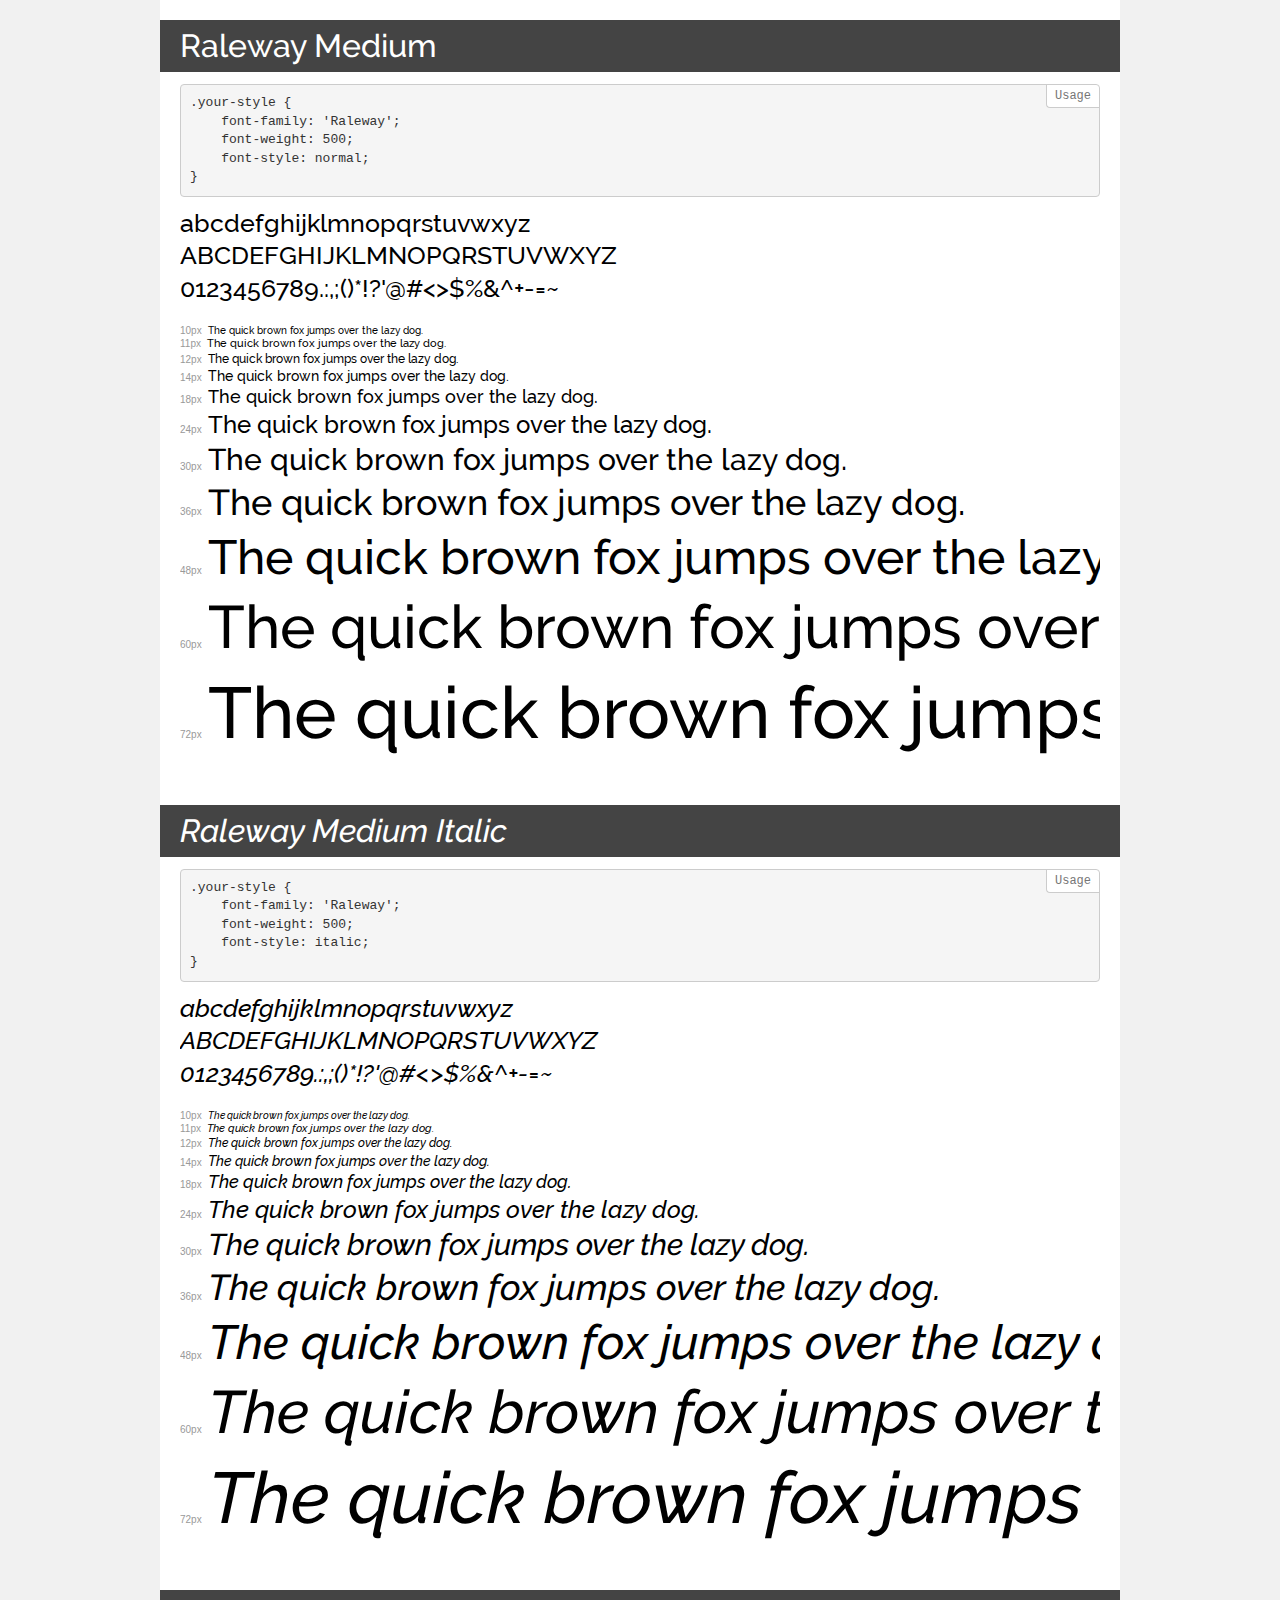
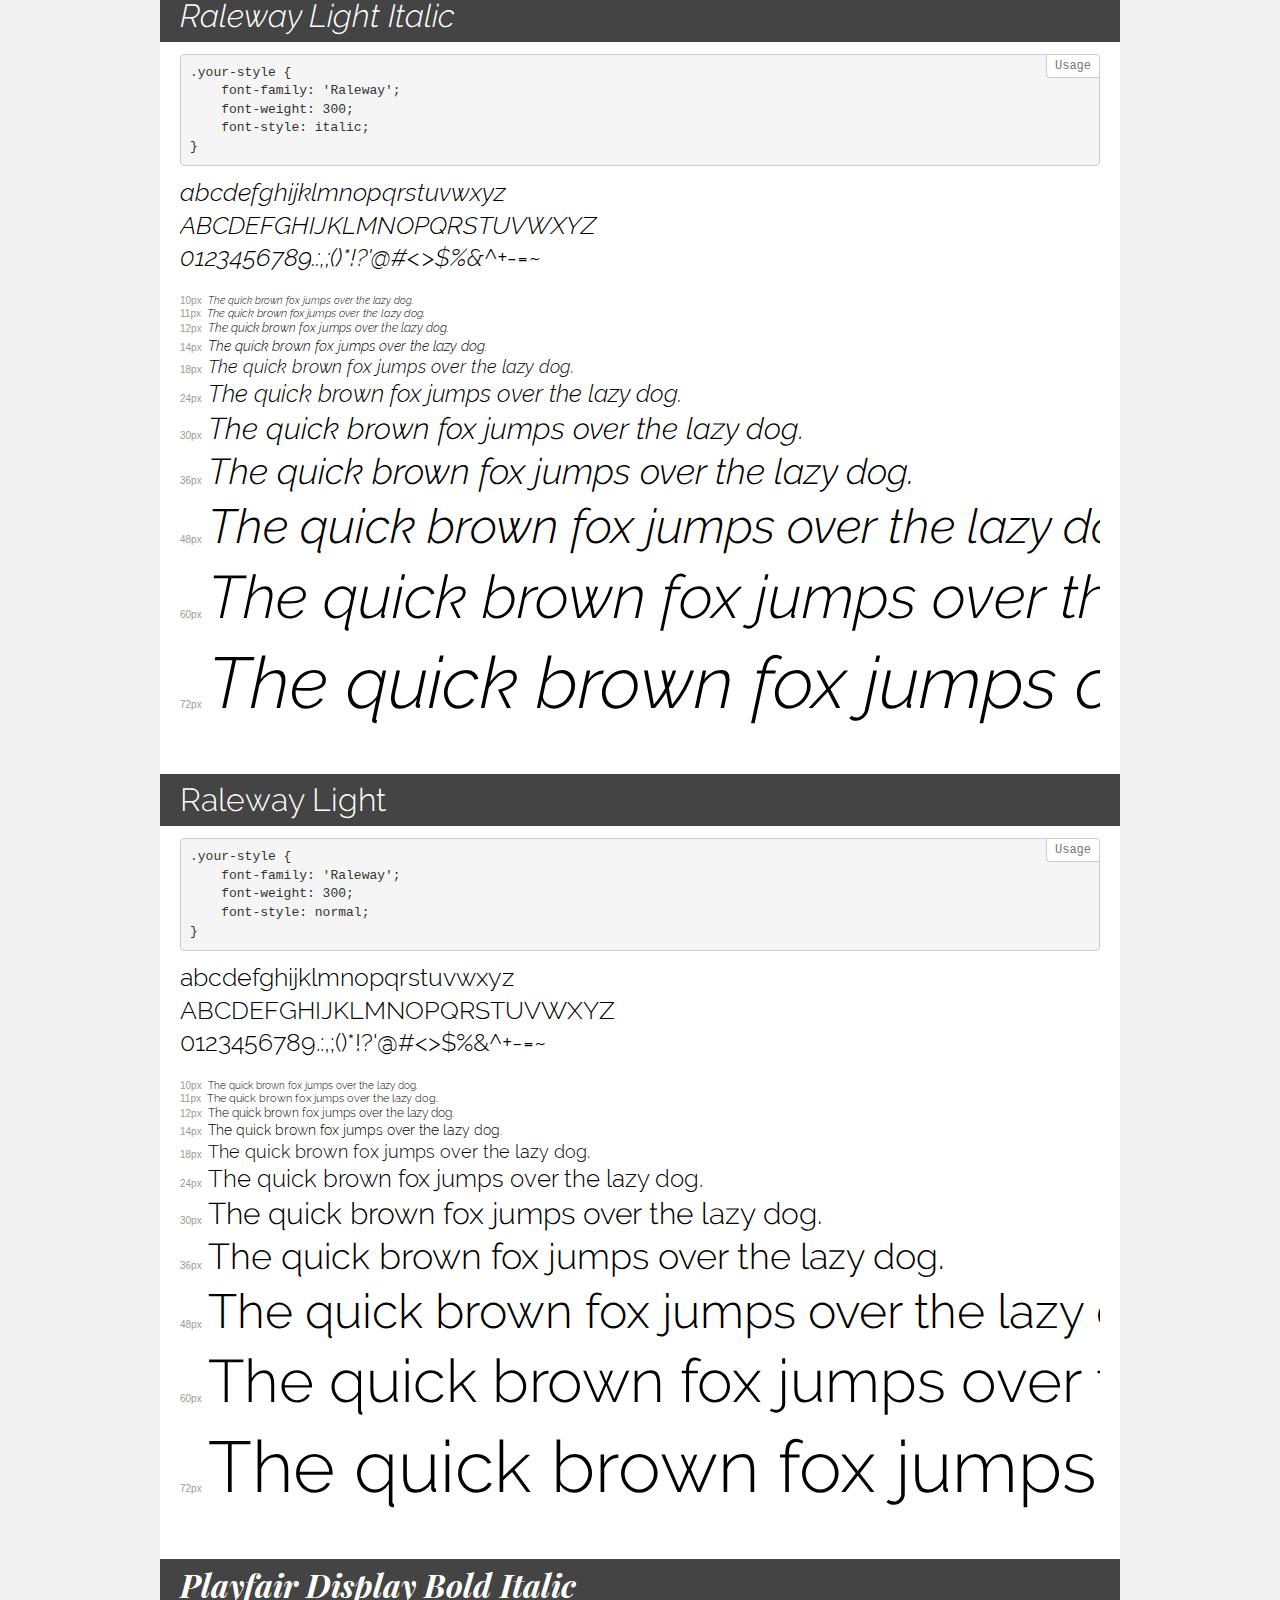
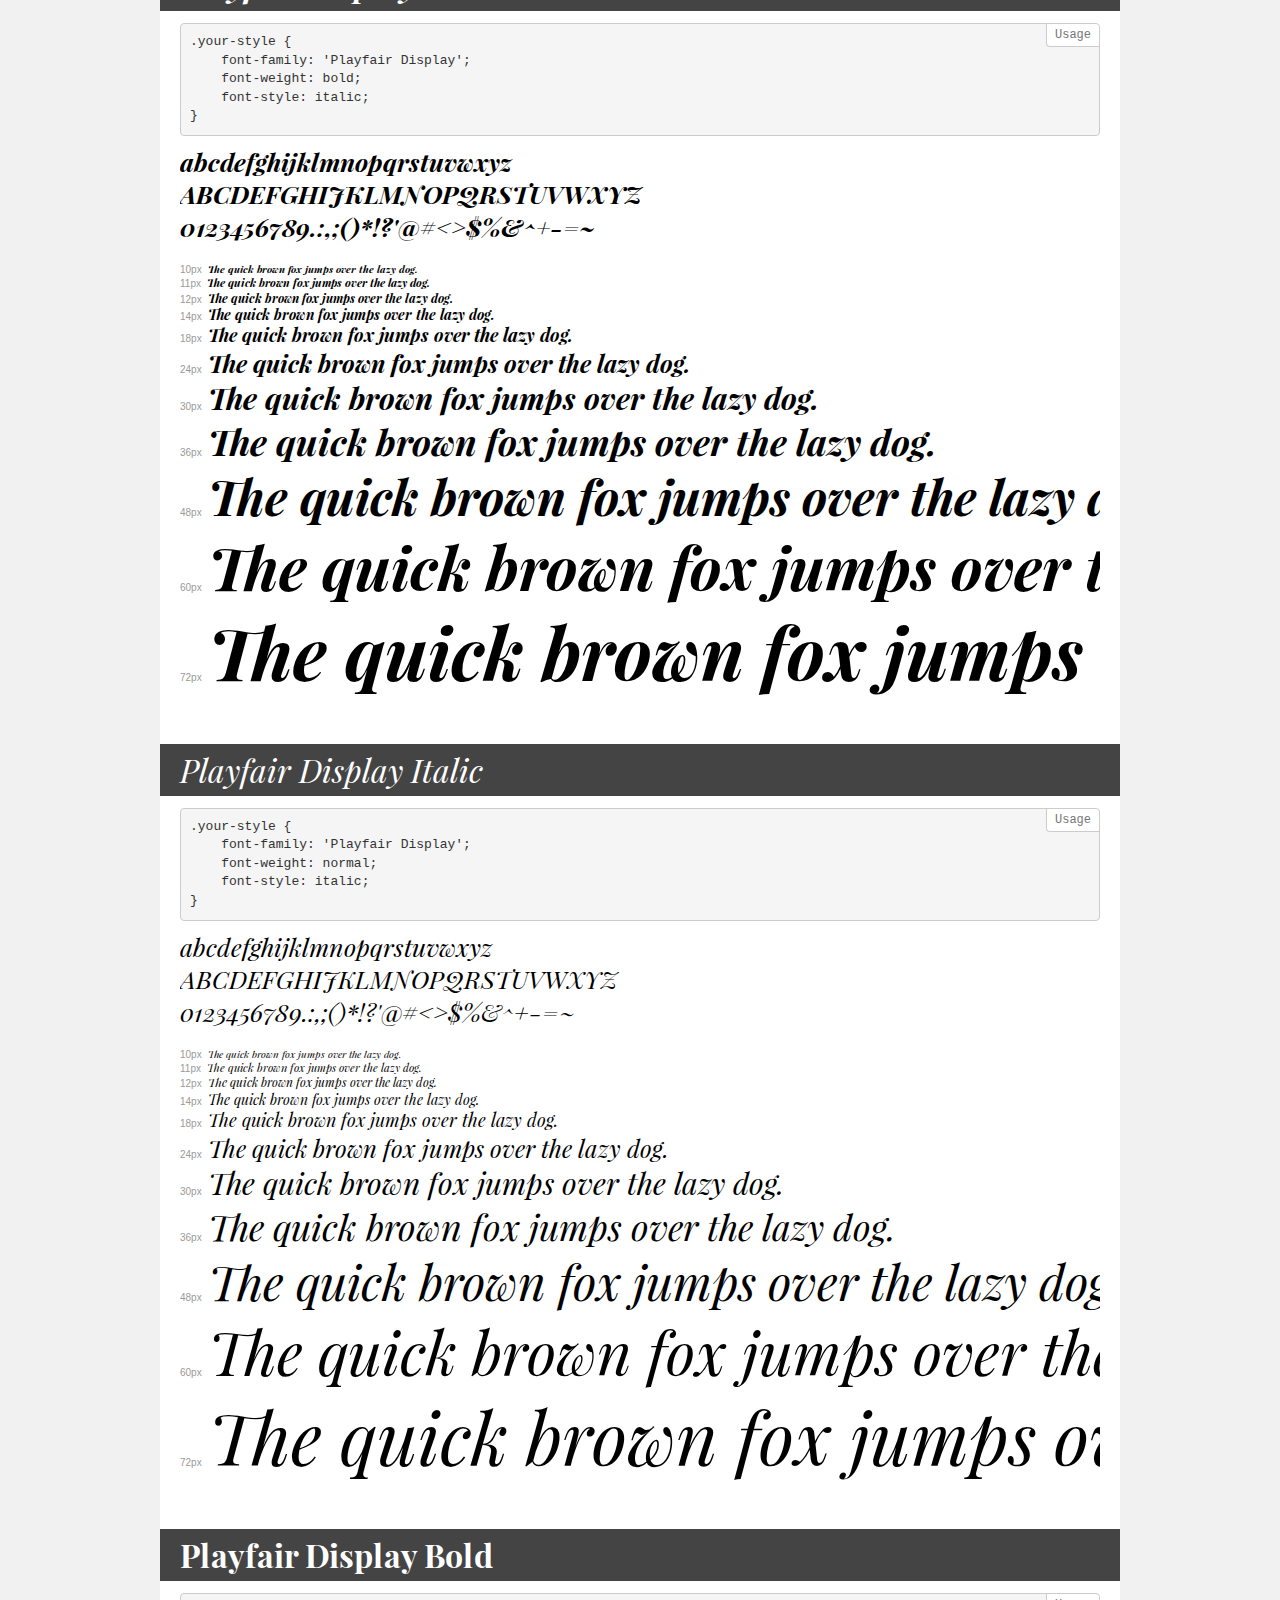
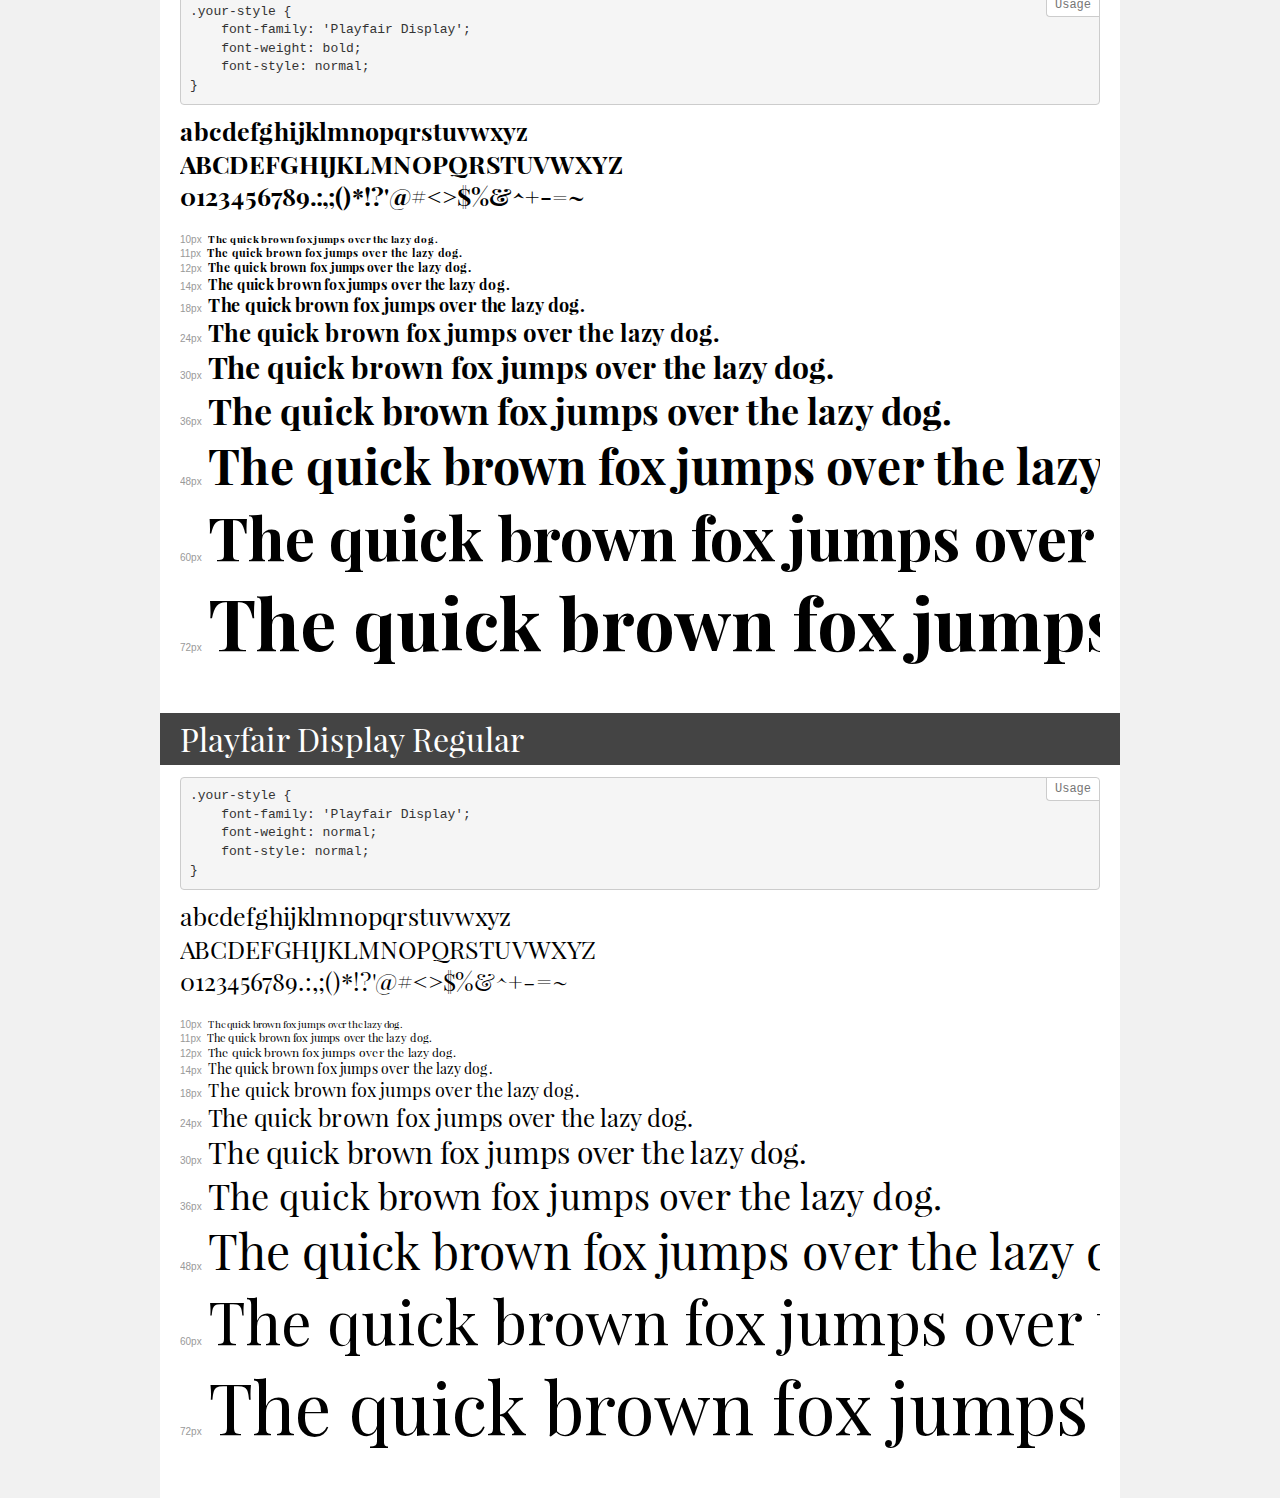
<file: fonts/demo.html>
<!DOCTYPE html>
<html>
<head>
    <meta charset="utf-8">
    <meta http-equiv="X-UA-Compatible" content="IE=edge">
    <meta name="viewport" content="width=device-width, initial-scale=1">
    <meta name="robots" content="noindex, noarchive">
    <meta name="format-detection" content="telephone=no">
    <title>Transfonter demo</title>
    <link href="stylesheet.css" rel="stylesheet">
    <style>
        /*
        http://meyerweb.com/eric/tools/css/reset/
        v2.0 | 20110126
        License: none (public domain)
        */
        html, body, div, span, applet, object, iframe,
        h1, h2, h3, h4, h5, h6, p, blockquote, pre,
        a, abbr, acronym, address, big, cite, code,
        del, dfn, em, img, ins, kbd, q, s, samp,
        small, strike, strong, sub, sup, tt, var,
        b, u, i, center,
        dl, dt, dd, ol, ul, li,
        fieldset, form, label, legend,
        table, caption, tbody, tfoot, thead, tr, th, td,
        article, aside, canvas, details, embed,
        figure, figcaption, footer, header, hgroup,
        menu, nav, output, ruby, section, summary,
        time, mark, audio, video {
            margin: 0;
            padding: 0;
            border: 0;
            font-size: 100%;
            font: inherit;
            vertical-align: baseline;
        }
        /* HTML5 display-role reset for older browsers */
        article, aside, details, figcaption, figure,
        footer, header, hgroup, menu, nav, section {
            display: block;
        }
        body {
            line-height: 1;
        }
        ol, ul {
            list-style: none;
        }
        blockquote, q {
            quotes: none;
        }
        blockquote:before, blockquote:after,
        q:before, q:after {
            content: '';
            content: none;
        }
        table {
            border-collapse: collapse;
            border-spacing: 0;
        }
        /* common styles */
        body {
            background: #f1f1f1;
            color: #000;
        }
        .page {
            background: #fff;
            width: 920px;
            margin: 0 auto;
            padding: 20px 20px 0 20px;
            overflow: hidden;
        }
        .font-container {
            overflow-x: auto;
            overflow-y: hidden;
            margin-bottom: 40px;
            line-height: 1.3;
            white-space: nowrap;
            padding-bottom: 5px;
        }
        h1 {
            position: relative;
            background: #444;
            font-size: 32px;
            color: #fff;
            padding: 10px 20px;
            margin: 0 -20px 12px -20px;
        }
        .letters {
            font-size: 25px;
            margin-bottom: 20px;
        }
        .s10:before {
            content: '10px';
        }
        .s11:before {
            content: '11px';
        }
        .s12:before {
            content: '12px';
        }
        .s14:before {
            content: '14px';
        }
        .s18:before {
            content: '18px';
        }
        .s24:before {
            content: '24px';
        }
        .s30:before {
            content: '30px';
        }
        .s36:before {
            content: '36px';
        }
        .s48:before {
            content: '48px';
        }
        .s60:before {
            content: '60px';
        }
        .s72:before {
            content: '72px';
        }
        .s10:before, .s11:before, .s12:before, .s14:before,
        .s18:before, .s24:before, .s30:before, .s36:before,
        .s48:before, .s60:before, .s72:before {
            font-family: Arial, sans-serif;
            font-size: 10px;
            font-weight: normal;
            font-style: normal;
            color: #999;
            padding-right: 6px;
        }
        pre {
            display: block;
            position: relative;
            padding: 9px;
            margin: 0 0 10px;
            font-family: Monaco, Menlo, Consolas, "Courier New", monospace !important;
            font-size: 13px;
            line-height: 1.428571429;
            color: #333;
            font-weight: normal !important;
            font-style: normal !important;
            background-color: #f5f5f5;
            border: 1px solid #ccc;
            overflow-x: auto;
            border-radius: 4px;
        }
        pre:after {
            display: block;
            position: absolute;
            right: 0;
            top: 0;
            content: 'Usage';
            line-height: 1;
            padding: 5px 8px;
            font-size: 12px;
            color: #767676;
            background-color: #fff;
            border: 1px solid #ccc;
            border-right: none;
            border-top: none;
            border-radius: 0 4px 0 4px;
            z-index: 10;
        }
        /* responsive */
        @media (max-width: 959px) {
            .page {
                width: auto;
                margin: 0;
            }
        }
    </style>
</head>
<body>
<div class="page">
    <div class="demo" style="font-family: 'Raleway'; font-weight: 500; font-style: normal;">
        <h1>Raleway Medium</h1>
        <pre>.your-style {
    font-family: 'Raleway';
    font-weight: 500;
    font-style: normal;
}</pre>
        <div class="font-container">
            <p class="letters">
                abcdefghijklmnopqrstuvwxyz<br>
ABCDEFGHIJKLMNOPQRSTUVWXYZ<br>
                0123456789.:,;()*!?'@#<>$%&^+-=~
            </p>
            <p class="s10" style="font-size: 10px;">The quick brown fox jumps over the lazy dog.</p>
            <p class="s11" style="font-size: 11px;">The quick brown fox jumps over the lazy dog.</p>
            <p class="s12" style="font-size: 12px;">The quick brown fox jumps over the lazy dog.</p>
            <p class="s14" style="font-size: 14px;">The quick brown fox jumps over the lazy dog.</p>
            <p class="s18" style="font-size: 18px;">The quick brown fox jumps over the lazy dog.</p>
            <p class="s24" style="font-size: 24px;">The quick brown fox jumps over the lazy dog.</p>
            <p class="s30" style="font-size: 30px;">The quick brown fox jumps over the lazy dog.</p>
            <p class="s36" style="font-size: 36px;">The quick brown fox jumps over the lazy dog.</p>
            <p class="s48" style="font-size: 48px;">The quick brown fox jumps over the lazy dog.</p>
            <p class="s60" style="font-size: 60px;">The quick brown fox jumps over the lazy dog.</p>
            <p class="s72" style="font-size: 72px;">The quick brown fox jumps over the lazy dog.</p>
        </div>
    </div>
    <div class="demo" style="font-family: 'Raleway'; font-weight: 500; font-style: italic;">
        <h1>Raleway Medium Italic</h1>
        <pre>.your-style {
    font-family: 'Raleway';
    font-weight: 500;
    font-style: italic;
}</pre>
        <div class="font-container">
            <p class="letters">
                abcdefghijklmnopqrstuvwxyz<br>
ABCDEFGHIJKLMNOPQRSTUVWXYZ<br>
                0123456789.:,;()*!?'@#<>$%&^+-=~
            </p>
            <p class="s10" style="font-size: 10px;">The quick brown fox jumps over the lazy dog.</p>
            <p class="s11" style="font-size: 11px;">The quick brown fox jumps over the lazy dog.</p>
            <p class="s12" style="font-size: 12px;">The quick brown fox jumps over the lazy dog.</p>
            <p class="s14" style="font-size: 14px;">The quick brown fox jumps over the lazy dog.</p>
            <p class="s18" style="font-size: 18px;">The quick brown fox jumps over the lazy dog.</p>
            <p class="s24" style="font-size: 24px;">The quick brown fox jumps over the lazy dog.</p>
            <p class="s30" style="font-size: 30px;">The quick brown fox jumps over the lazy dog.</p>
            <p class="s36" style="font-size: 36px;">The quick brown fox jumps over the lazy dog.</p>
            <p class="s48" style="font-size: 48px;">The quick brown fox jumps over the lazy dog.</p>
            <p class="s60" style="font-size: 60px;">The quick brown fox jumps over the lazy dog.</p>
            <p class="s72" style="font-size: 72px;">The quick brown fox jumps over the lazy dog.</p>
        </div>
    </div>
    <div class="demo" style="font-family: 'Raleway'; font-weight: 300; font-style: italic;">
        <h1>Raleway Light Italic</h1>
        <pre>.your-style {
    font-family: 'Raleway';
    font-weight: 300;
    font-style: italic;
}</pre>
        <div class="font-container">
            <p class="letters">
                abcdefghijklmnopqrstuvwxyz<br>
ABCDEFGHIJKLMNOPQRSTUVWXYZ<br>
                0123456789.:,;()*!?'@#<>$%&^+-=~
            </p>
            <p class="s10" style="font-size: 10px;">The quick brown fox jumps over the lazy dog.</p>
            <p class="s11" style="font-size: 11px;">The quick brown fox jumps over the lazy dog.</p>
            <p class="s12" style="font-size: 12px;">The quick brown fox jumps over the lazy dog.</p>
            <p class="s14" style="font-size: 14px;">The quick brown fox jumps over the lazy dog.</p>
            <p class="s18" style="font-size: 18px;">The quick brown fox jumps over the lazy dog.</p>
            <p class="s24" style="font-size: 24px;">The quick brown fox jumps over the lazy dog.</p>
            <p class="s30" style="font-size: 30px;">The quick brown fox jumps over the lazy dog.</p>
            <p class="s36" style="font-size: 36px;">The quick brown fox jumps over the lazy dog.</p>
            <p class="s48" style="font-size: 48px;">The quick brown fox jumps over the lazy dog.</p>
            <p class="s60" style="font-size: 60px;">The quick brown fox jumps over the lazy dog.</p>
            <p class="s72" style="font-size: 72px;">The quick brown fox jumps over the lazy dog.</p>
        </div>
    </div>
    <div class="demo" style="font-family: 'Raleway'; font-weight: 300; font-style: normal;">
        <h1>Raleway Light</h1>
        <pre>.your-style {
    font-family: 'Raleway';
    font-weight: 300;
    font-style: normal;
}</pre>
        <div class="font-container">
            <p class="letters">
                abcdefghijklmnopqrstuvwxyz<br>
ABCDEFGHIJKLMNOPQRSTUVWXYZ<br>
                0123456789.:,;()*!?'@#<>$%&^+-=~
            </p>
            <p class="s10" style="font-size: 10px;">The quick brown fox jumps over the lazy dog.</p>
            <p class="s11" style="font-size: 11px;">The quick brown fox jumps over the lazy dog.</p>
            <p class="s12" style="font-size: 12px;">The quick brown fox jumps over the lazy dog.</p>
            <p class="s14" style="font-size: 14px;">The quick brown fox jumps over the lazy dog.</p>
            <p class="s18" style="font-size: 18px;">The quick brown fox jumps over the lazy dog.</p>
            <p class="s24" style="font-size: 24px;">The quick brown fox jumps over the lazy dog.</p>
            <p class="s30" style="font-size: 30px;">The quick brown fox jumps over the lazy dog.</p>
            <p class="s36" style="font-size: 36px;">The quick brown fox jumps over the lazy dog.</p>
            <p class="s48" style="font-size: 48px;">The quick brown fox jumps over the lazy dog.</p>
            <p class="s60" style="font-size: 60px;">The quick brown fox jumps over the lazy dog.</p>
            <p class="s72" style="font-size: 72px;">The quick brown fox jumps over the lazy dog.</p>
        </div>
    </div>
    <div class="demo" style="font-family: 'Playfair Display'; font-weight: bold; font-style: italic;">
        <h1>Playfair Display Bold Italic</h1>
        <pre>.your-style {
    font-family: 'Playfair Display';
    font-weight: bold;
    font-style: italic;
}</pre>
        <div class="font-container">
            <p class="letters">
                abcdefghijklmnopqrstuvwxyz<br>
ABCDEFGHIJKLMNOPQRSTUVWXYZ<br>
                0123456789.:,;()*!?'@#<>$%&^+-=~
            </p>
            <p class="s10" style="font-size: 10px;">The quick brown fox jumps over the lazy dog.</p>
            <p class="s11" style="font-size: 11px;">The quick brown fox jumps over the lazy dog.</p>
            <p class="s12" style="font-size: 12px;">The quick brown fox jumps over the lazy dog.</p>
            <p class="s14" style="font-size: 14px;">The quick brown fox jumps over the lazy dog.</p>
            <p class="s18" style="font-size: 18px;">The quick brown fox jumps over the lazy dog.</p>
            <p class="s24" style="font-size: 24px;">The quick brown fox jumps over the lazy dog.</p>
            <p class="s30" style="font-size: 30px;">The quick brown fox jumps over the lazy dog.</p>
            <p class="s36" style="font-size: 36px;">The quick brown fox jumps over the lazy dog.</p>
            <p class="s48" style="font-size: 48px;">The quick brown fox jumps over the lazy dog.</p>
            <p class="s60" style="font-size: 60px;">The quick brown fox jumps over the lazy dog.</p>
            <p class="s72" style="font-size: 72px;">The quick brown fox jumps over the lazy dog.</p>
        </div>
    </div>
    <div class="demo" style="font-family: 'Playfair Display'; font-weight: normal; font-style: italic;">
        <h1>Playfair Display Italic</h1>
        <pre>.your-style {
    font-family: 'Playfair Display';
    font-weight: normal;
    font-style: italic;
}</pre>
        <div class="font-container">
            <p class="letters">
                abcdefghijklmnopqrstuvwxyz<br>
ABCDEFGHIJKLMNOPQRSTUVWXYZ<br>
                0123456789.:,;()*!?'@#<>$%&^+-=~
            </p>
            <p class="s10" style="font-size: 10px;">The quick brown fox jumps over the lazy dog.</p>
            <p class="s11" style="font-size: 11px;">The quick brown fox jumps over the lazy dog.</p>
            <p class="s12" style="font-size: 12px;">The quick brown fox jumps over the lazy dog.</p>
            <p class="s14" style="font-size: 14px;">The quick brown fox jumps over the lazy dog.</p>
            <p class="s18" style="font-size: 18px;">The quick brown fox jumps over the lazy dog.</p>
            <p class="s24" style="font-size: 24px;">The quick brown fox jumps over the lazy dog.</p>
            <p class="s30" style="font-size: 30px;">The quick brown fox jumps over the lazy dog.</p>
            <p class="s36" style="font-size: 36px;">The quick brown fox jumps over the lazy dog.</p>
            <p class="s48" style="font-size: 48px;">The quick brown fox jumps over the lazy dog.</p>
            <p class="s60" style="font-size: 60px;">The quick brown fox jumps over the lazy dog.</p>
            <p class="s72" style="font-size: 72px;">The quick brown fox jumps over the lazy dog.</p>
        </div>
    </div>
    <div class="demo" style="font-family: 'Playfair Display'; font-weight: bold; font-style: normal;">
        <h1>Playfair Display Bold</h1>
        <pre>.your-style {
    font-family: 'Playfair Display';
    font-weight: bold;
    font-style: normal;
}</pre>
        <div class="font-container">
            <p class="letters">
                abcdefghijklmnopqrstuvwxyz<br>
ABCDEFGHIJKLMNOPQRSTUVWXYZ<br>
                0123456789.:,;()*!?'@#<>$%&^+-=~
            </p>
            <p class="s10" style="font-size: 10px;">The quick brown fox jumps over the lazy dog.</p>
            <p class="s11" style="font-size: 11px;">The quick brown fox jumps over the lazy dog.</p>
            <p class="s12" style="font-size: 12px;">The quick brown fox jumps over the lazy dog.</p>
            <p class="s14" style="font-size: 14px;">The quick brown fox jumps over the lazy dog.</p>
            <p class="s18" style="font-size: 18px;">The quick brown fox jumps over the lazy dog.</p>
            <p class="s24" style="font-size: 24px;">The quick brown fox jumps over the lazy dog.</p>
            <p class="s30" style="font-size: 30px;">The quick brown fox jumps over the lazy dog.</p>
            <p class="s36" style="font-size: 36px;">The quick brown fox jumps over the lazy dog.</p>
            <p class="s48" style="font-size: 48px;">The quick brown fox jumps over the lazy dog.</p>
            <p class="s60" style="font-size: 60px;">The quick brown fox jumps over the lazy dog.</p>
            <p class="s72" style="font-size: 72px;">The quick brown fox jumps over the lazy dog.</p>
        </div>
    </div>
    <div class="demo" style="font-family: 'Playfair Display'; font-weight: normal; font-style: normal;">
        <h1>Playfair Display Regular</h1>
        <pre>.your-style {
    font-family: 'Playfair Display';
    font-weight: normal;
    font-style: normal;
}</pre>
        <div class="font-container">
            <p class="letters">
                abcdefghijklmnopqrstuvwxyz<br>
ABCDEFGHIJKLMNOPQRSTUVWXYZ<br>
                0123456789.:,;()*!?'@#<>$%&^+-=~
            </p>
            <p class="s10" style="font-size: 10px;">The quick brown fox jumps over the lazy dog.</p>
            <p class="s11" style="font-size: 11px;">The quick brown fox jumps over the lazy dog.</p>
            <p class="s12" style="font-size: 12px;">The quick brown fox jumps over the lazy dog.</p>
            <p class="s14" style="font-size: 14px;">The quick brown fox jumps over the lazy dog.</p>
            <p class="s18" style="font-size: 18px;">The quick brown fox jumps over the lazy dog.</p>
            <p class="s24" style="font-size: 24px;">The quick brown fox jumps over the lazy dog.</p>
            <p class="s30" style="font-size: 30px;">The quick brown fox jumps over the lazy dog.</p>
            <p class="s36" style="font-size: 36px;">The quick brown fox jumps over the lazy dog.</p>
            <p class="s48" style="font-size: 48px;">The quick brown fox jumps over the lazy dog.</p>
            <p class="s60" style="font-size: 60px;">The quick brown fox jumps over the lazy dog.</p>
            <p class="s72" style="font-size: 72px;">The quick brown fox jumps over the lazy dog.</p>
        </div>
    </div>
</div>
</body>
</html>
</file>
<file: fonts/stylesheet.css>
@font-face {
    font-family: 'Raleway';
    src: url('../fonts/Raleway-Medium.eot');
    src: url('../fonts/Raleway-Medium.eot?#iefix') format('embedded-opentype'),
        url('../fonts/Raleway-Medium.woff2') format('woff2'),
        url('../fonts/Raleway-Medium.woff') format('woff'),
        url('../fonts/Raleway-Medium.ttf') format('truetype'),
        url('../fonts/Raleway-Medium.svg#Raleway-Medium') format('svg');
    font-weight: 500;
    font-style: normal;
}

@font-face {
    font-family: 'Raleway';
    src: url('../fonts/Raleway-MediumItalic.eot');
    src: url('../fonts/Raleway-MediumItalic.eot?#iefix') format('embedded-opentype'),
        url('../fonts/Raleway-MediumItalic.woff2') format('woff2'),
        url('../fonts/Raleway-MediumItalic.woff') format('woff'),
        url('../fonts/Raleway-MediumItalic.ttf') format('truetype'),
        url('../fonts/Raleway-MediumItalic.svg#Raleway-MediumItalic') format('svg');
    font-weight: 500;
    font-style: italic;
}

@font-face {
    font-family: 'Raleway';
    src: url('../fonts/Raleway-LightItalic.eot');
    src: url('../fonts/Raleway-LightItalic.eot?#iefix') format('embedded-opentype'),
        url('../fonts/Raleway-LightItalic.woff2') format('woff2'),
        url('../fonts/Raleway-LightItalic.woff') format('woff'),
        url('../fonts/Raleway-LightItalic.ttf') format('truetype'),
        url('../fonts/Raleway-LightItalic.svg#Raleway-LightItalic') format('svg');
    font-weight: 300;
    font-style: italic;
}

@font-face {
    font-family: 'Raleway';
    src: url('../fonts/Raleway-Light.eot');
    src: url('../fonts/Raleway-Light.eot?#iefix') format('embedded-opentype'),
        url('../fonts/Raleway-Light.woff2') format('woff2'),
        url('../fonts/Raleway-Light.woff') format('woff'),
        url('../fonts/Raleway-Light.ttf') format('truetype'),
        url('../fonts/Raleway-Light.svg#Raleway-Light') format('svg');
    font-weight: 300;
    font-style: normal;
}

@font-face {
    font-family: 'Playfair Display';
    src: url('../fonts/PlayfairDisplay-BoldItalic.eot');
    src: url('../fonts/PlayfairDisplay-BoldItalic.eot?#iefix') format('embedded-opentype'),
        url('../fonts/PlayfairDisplay-BoldItalic.woff2') format('woff2'),
        url('../fonts/PlayfairDisplay-BoldItalic.woff') format('woff'),
        url('../fonts/PlayfairDisplay-BoldItalic.ttf') format('truetype'),
        url('../fonts/PlayfairDisplay-BoldItalic.svg#PlayfairDisplay-BoldItalic') format('svg');
    font-weight: bold;
    font-style: italic;
}

@font-face {
    font-family: 'Playfair Display';
    src: url('../fonts/PlayfairDisplay-Italic.eot');
    src: url('../fonts/PlayfairDisplay-Italic.eot?#iefix') format('embedded-opentype'),
        url('../fonts/PlayfairDisplay-Italic.woff2') format('woff2'),
        url('../fonts/PlayfairDisplay-Italic.woff') format('woff'),
        url('../fonts/PlayfairDisplay-Italic.ttf') format('truetype'),
        url('../fonts/PlayfairDisplay-Italic.svg#PlayfairDisplay-Italic') format('svg');
    font-weight: normal;
    font-style: italic;
}

@font-face {
    font-family: 'Playfair Display';
    src: url('../fonts/PlayfairDisplay-Bold.eot');
    src: url('../fonts/PlayfairDisplay-Bold.eot?#iefix') format('embedded-opentype'),
        url('../fonts/PlayfairDisplay-Bold.woff2') format('woff2'),
        url('../fonts/PlayfairDisplay-Bold.woff') format('woff'),
        url('../fonts/PlayfairDisplay-Bold.ttf') format('truetype'),
        url('../fonts/PlayfairDisplay-Bold.svg#PlayfairDisplay-Bold') format('svg');
    font-weight: bold;
    font-style: normal;
}

@font-face {
    font-family: 'Playfair Display';
    src: url('../fonts/PlayfairDisplay-Regular.eot');
    src: url('../fonts/PlayfairDisplay-Regular.eot?#iefix') format('embedded-opentype'),
        url('../fonts/PlayfairDisplay-Regular.woff2') format('woff2'),
        url('../fonts/PlayfairDisplay-Regular.woff') format('woff'),
        url('../fonts/PlayfairDisplay-Regular.ttf') format('truetype'),
        url('../fonts/PlayfairDisplay-Regular.svg#PlayfairDisplay-Regular') format('svg');
    font-weight: normal;
    font-style: normal;
}
</file>
